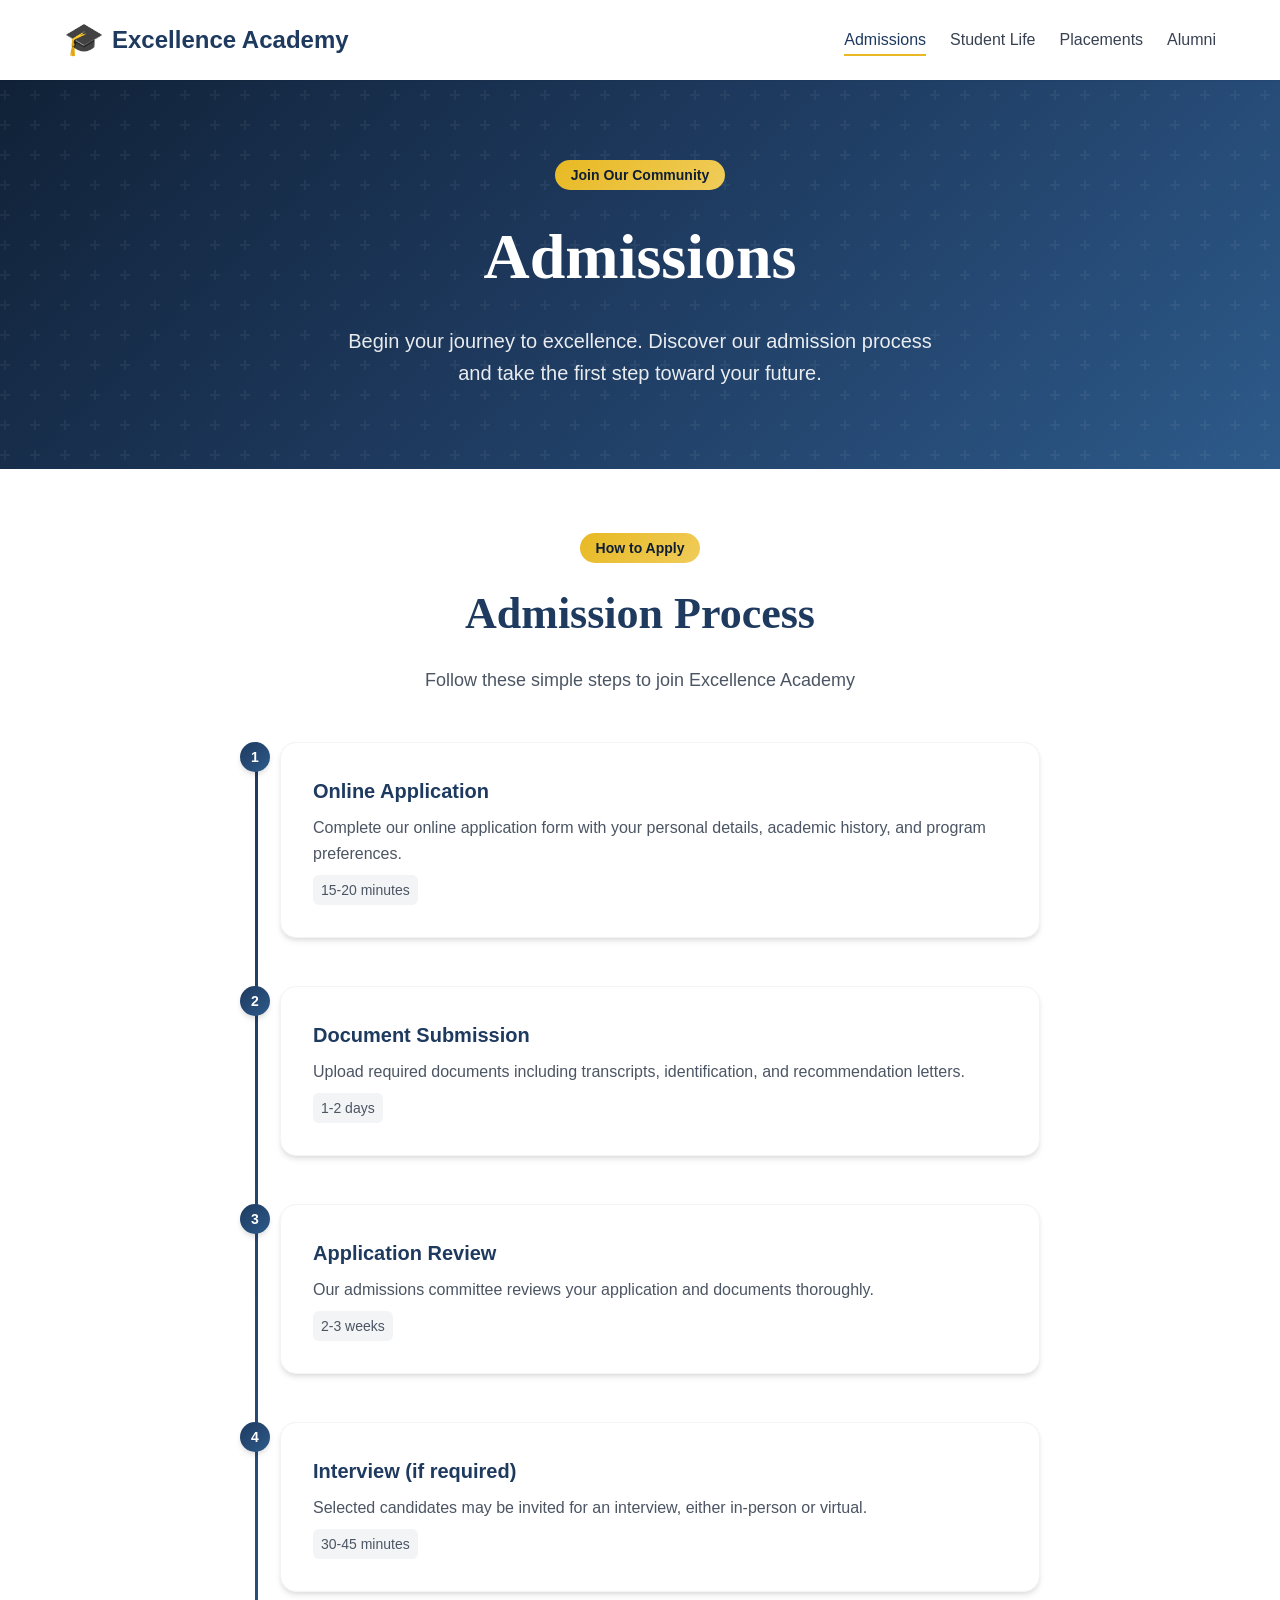
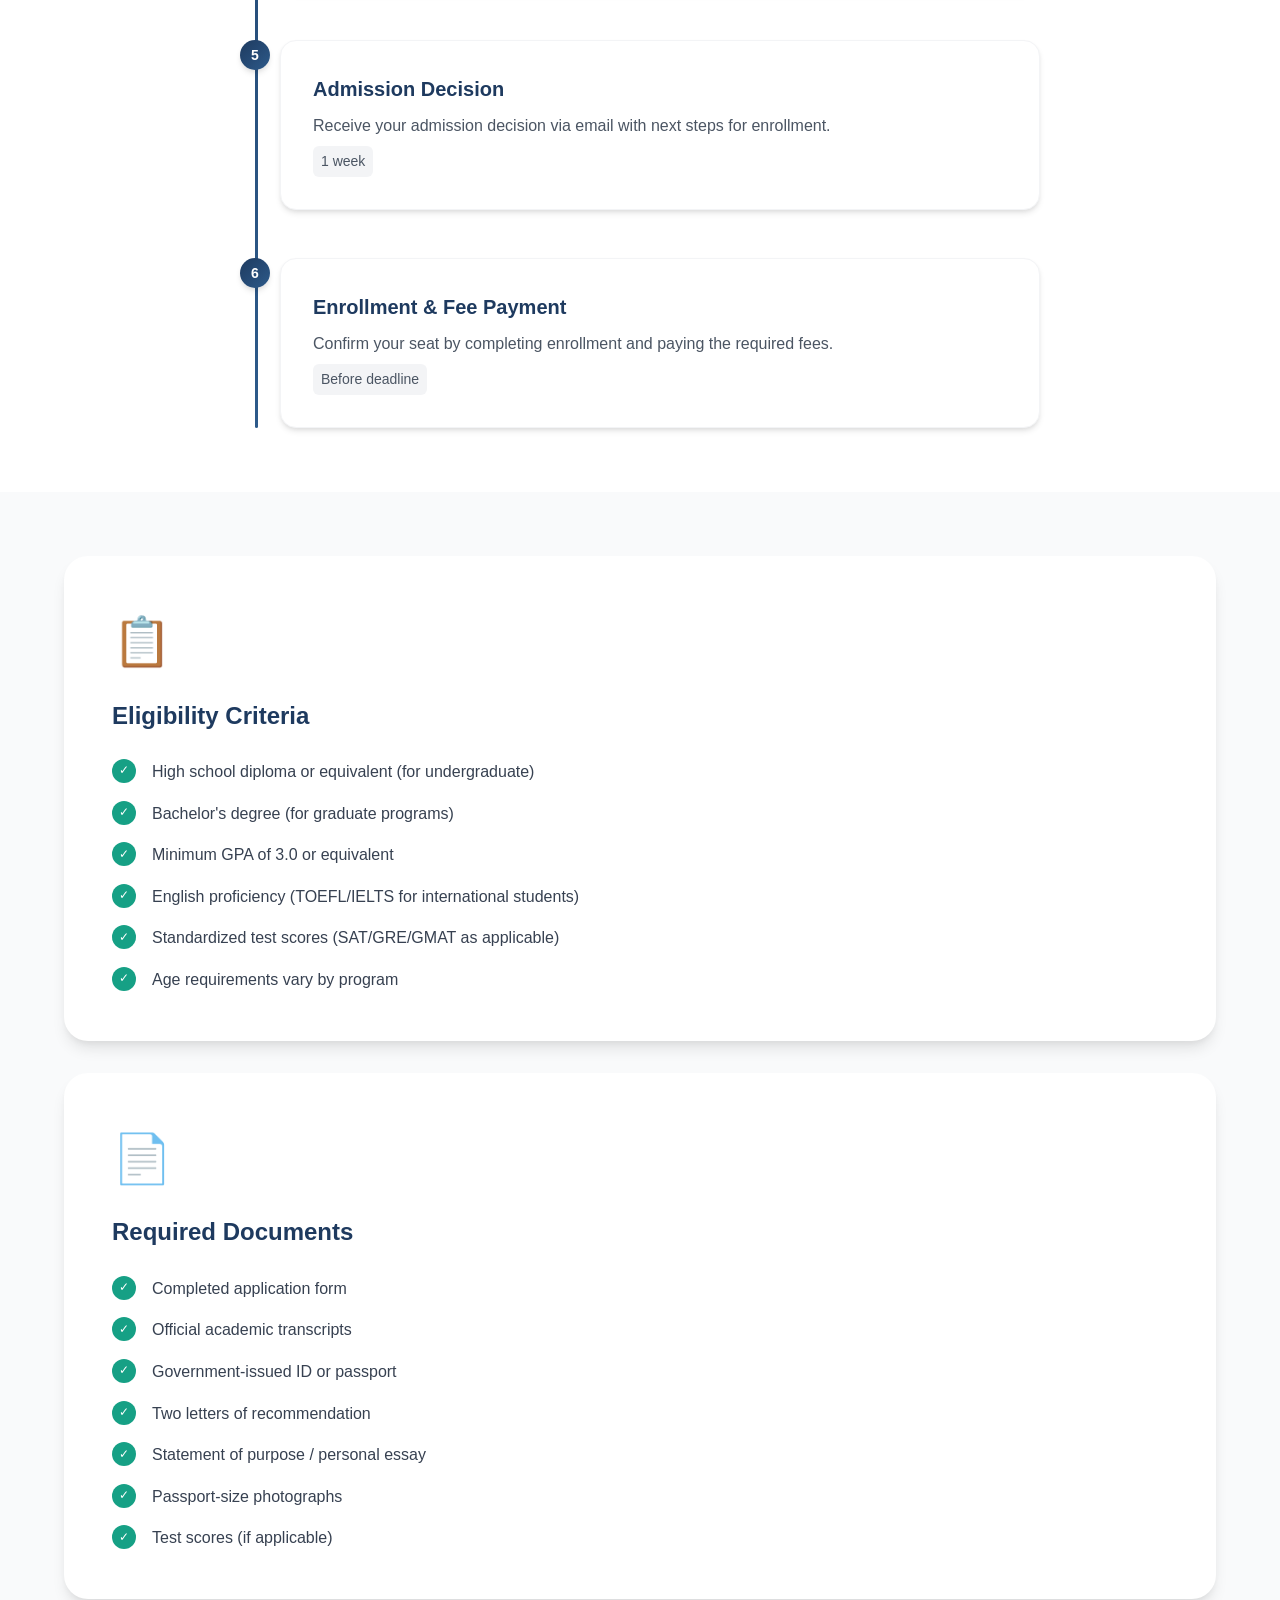
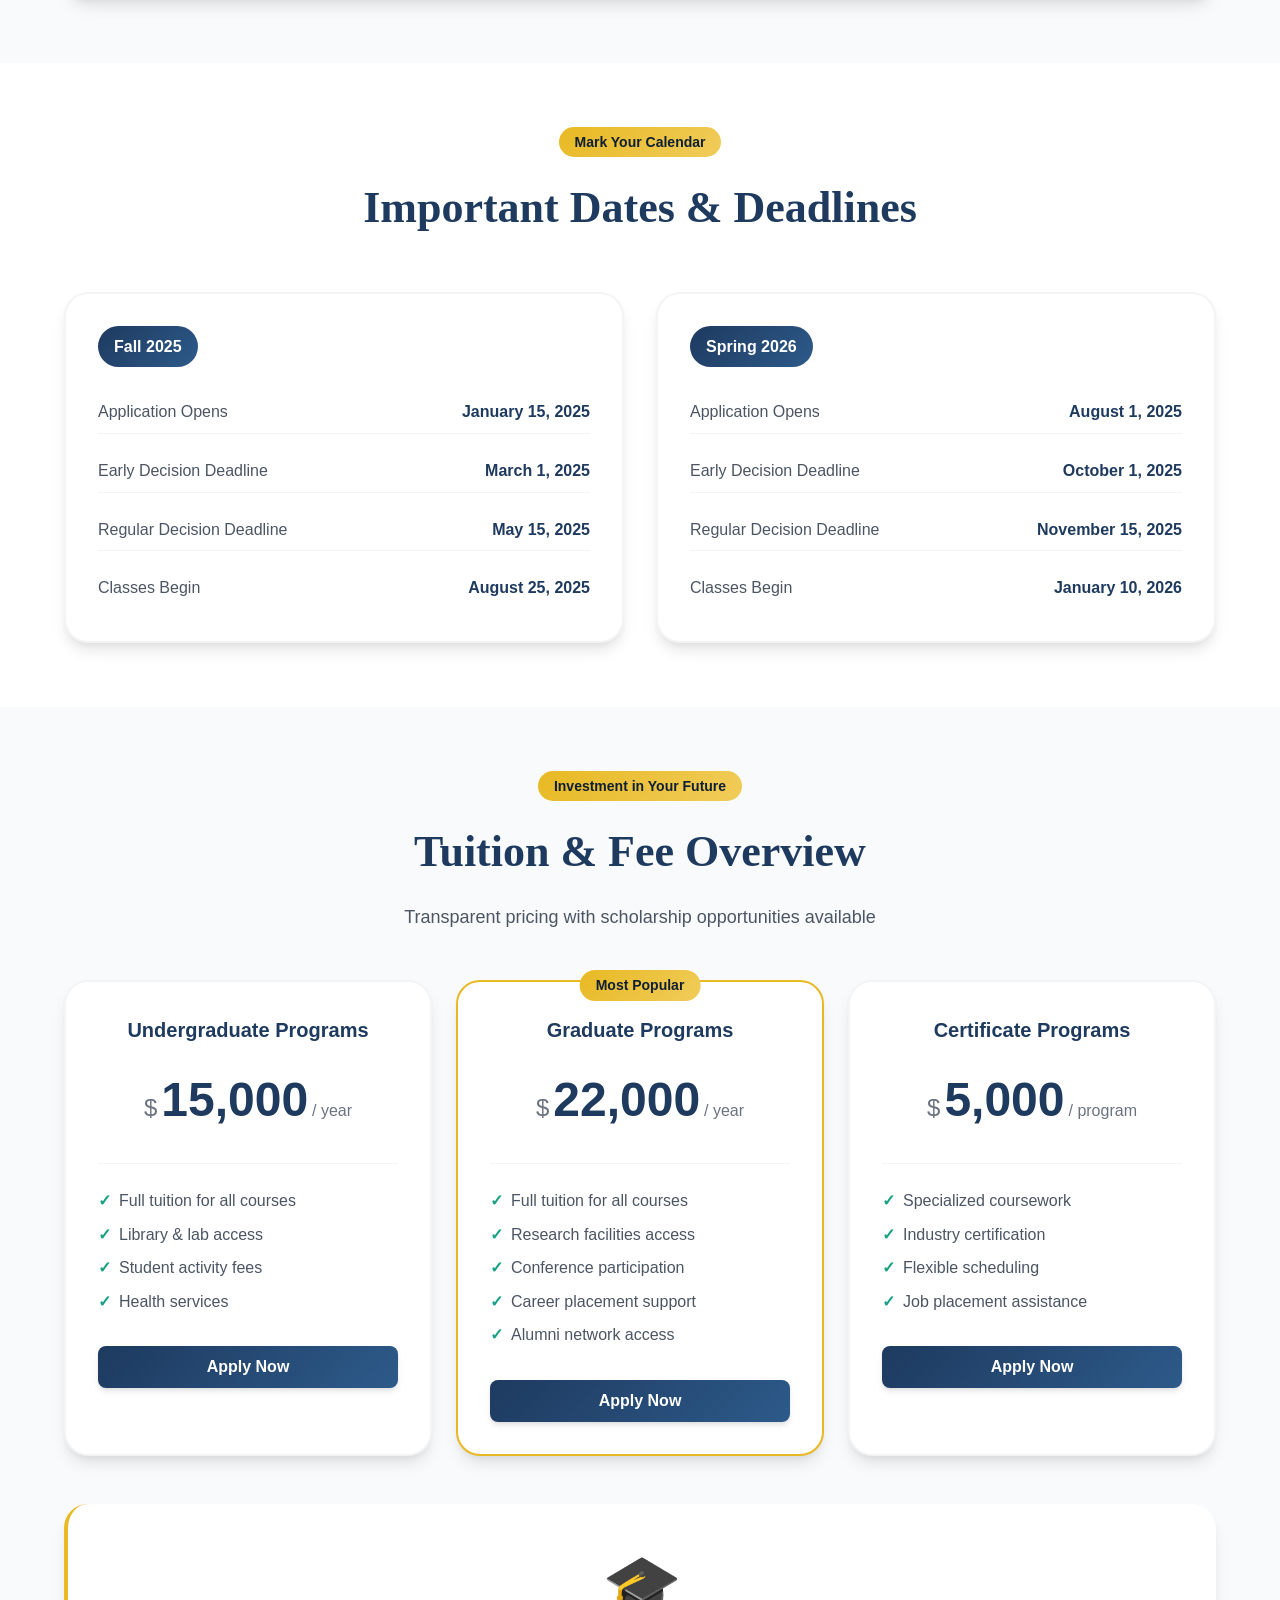
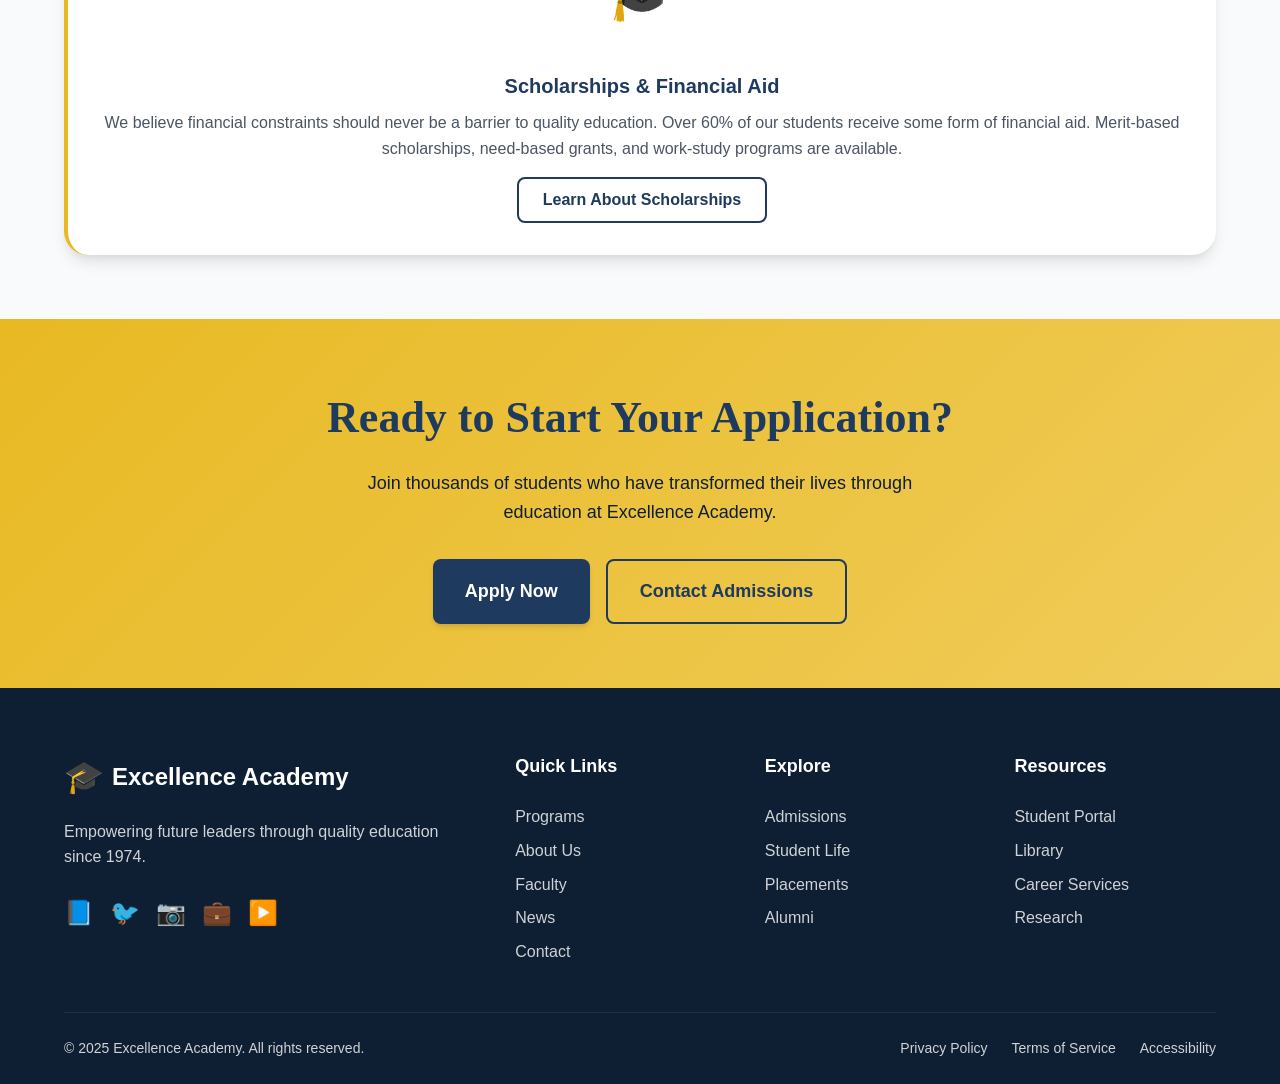
<file: admissions.html>
<!DOCTYPE html>
<html lang="en">
<head>
  <meta charset="UTF-8">
  <meta name="viewport" content="width=device-width, initial-scale=1.0">
  <meta name="description" content="Excellence Academy Admissions - Learn about our admission process, eligibility criteria, and how to apply.">
  <title>Admissions | Excellence Academy</title>
  <link rel="stylesheet" href="style.css">
  <script type="text/javascript" src="//cdn.evgnet.com/beacon/a556rq555550mxe43n3n3n091568480/education/scripts/evergage.min.js"></script>
  <link rel="shortcut icon" href="https://cdn-icons-png.flaticon.com/128/1344/1344761.png" type="image/x-icon">
</head>
<body>
  <!-- Header / Navigation -->
  <header class="header" id="header">
    <div class="container">
      <a href="index.html" class="logo">
        <span class="logo-icon">🎓</span>
        <span class="logo-text">Excellence Academy</span>
      </a>
      
      <button class="nav-toggle" id="navToggle" aria-label="Toggle navigation">
        <span class="hamburger"></span>
      </button>
      
      <nav class="nav" id="nav">
        <ul class="nav-list">
          <!-- <li><a href="index.html" class="nav-link">Home</a></li> -->
          <!-- <li><a href="index.html#programs" class="nav-link">Programs</a></li> -->
          <li><a href="admissions.html" class="nav-link active">Admissions</a></li>
          <li><a href="student-life.html" class="nav-link">Student Life</a></li>
          <li><a href="placements.html" class="nav-link">Placements</a></li>
          <li><a href="alumni.html" class="nav-link">Alumni</a></li>
          <!-- <li><a href="index.html#about" class="nav-link">About Us</a></li> -->
          <!-- <li><a href="index.html#contact" class="nav-link">Contact</a></li> -->
        </ul>
        <!-- <a href="index.html#apply" class="btn btn-primary nav-cta">Apply Now</a> -->
      </nav>
    </div>
  </header>
  <!-- Page Hero -->
  <section class="page-hero">
    <div class="page-hero-bg"></div>
    <div class="container">
      <div class="page-hero-content">
        <span class="section-badge">Join Our Community</span>
        <h1 class="page-hero-title">Admissions</h1>
        <p class="page-hero-description">Begin your journey to excellence. Discover our admission process and take the first step toward your future.</p>
      </div>
    </div>
  </section>
  <!-- Admission Process -->
  <section class="section">
    <div class="container">
      <div class="section-header">
        <span class="section-badge">How to Apply</span>
        <h2 class="section-title">Admission Process</h2>
        <p class="section-description">Follow these simple steps to join Excellence Academy</p>
      </div>
      
      <div class="timeline">
        <div class="timeline-item">
          <div class="timeline-marker">1</div>
          <div class="timeline-content">
            <h3 class="timeline-title">Online Application</h3>
            <p class="timeline-text">Complete our online application form with your personal details, academic history, and program preferences.</p>
            <span class="timeline-duration">15-20 minutes</span>
          </div>
        </div>
        
        <div class="timeline-item">
          <div class="timeline-marker">2</div>
          <div class="timeline-content">
            <h3 class="timeline-title">Document Submission</h3>
            <p class="timeline-text">Upload required documents including transcripts, identification, and recommendation letters.</p>
            <span class="timeline-duration">1-2 days</span>
          </div>
        </div>
        
        <div class="timeline-item">
          <div class="timeline-marker">3</div>
          <div class="timeline-content">
            <h3 class="timeline-title">Application Review</h3>
            <p class="timeline-text">Our admissions committee reviews your application and documents thoroughly.</p>
            <span class="timeline-duration">2-3 weeks</span>
          </div>
        </div>
        
        <div class="timeline-item">
          <div class="timeline-marker">4</div>
          <div class="timeline-content">
            <h3 class="timeline-title">Interview (if required)</h3>
            <p class="timeline-text">Selected candidates may be invited for an interview, either in-person or virtual.</p>
            <span class="timeline-duration">30-45 minutes</span>
          </div>
        </div>
        
        <div class="timeline-item">
          <div class="timeline-marker">5</div>
          <div class="timeline-content">
            <h3 class="timeline-title">Admission Decision</h3>
            <p class="timeline-text">Receive your admission decision via email with next steps for enrollment.</p>
            <span class="timeline-duration">1 week</span>
          </div>
        </div>
        
        <div class="timeline-item">
          <div class="timeline-marker">6</div>
          <div class="timeline-content">
            <h3 class="timeline-title">Enrollment & Fee Payment</h3>
            <p class="timeline-text">Confirm your seat by completing enrollment and paying the required fees.</p>
            <span class="timeline-duration">Before deadline</span>
          </div>
        </div>
      </div>
    </div>
  </section>
  <!-- Eligibility & Requirements -->
  <section class="section section-alt">
    <div class="container">
      <div class="eligibility-grid">
        <div class="eligibility-card">
          <div class="eligibility-icon">📋</div>
          <h3 class="eligibility-title">Eligibility Criteria</h3>
          <ul class="eligibility-list">
            <li><span class="check-icon">✓</span> High school diploma or equivalent (for undergraduate)</li>
            <li><span class="check-icon">✓</span> Bachelor's degree (for graduate programs)</li>
            <li><span class="check-icon">✓</span> Minimum GPA of 3.0 or equivalent</li>
            <li><span class="check-icon">✓</span> English proficiency (TOEFL/IELTS for international students)</li>
            <li><span class="check-icon">✓</span> Standardized test scores (SAT/GRE/GMAT as applicable)</li>
            <li><span class="check-icon">✓</span> Age requirements vary by program</li>
          </ul>
        </div>
        
        <div class="eligibility-card">
          <div class="eligibility-icon">📄</div>
          <h3 class="eligibility-title">Required Documents</h3>
          <ul class="eligibility-list">
            <li><span class="check-icon">✓</span> Completed application form</li>
            <li><span class="check-icon">✓</span> Official academic transcripts</li>
            <li><span class="check-icon">✓</span> Government-issued ID or passport</li>
            <li><span class="check-icon">✓</span> Two letters of recommendation</li>
            <li><span class="check-icon">✓</span> Statement of purpose / personal essay</li>
            <li><span class="check-icon">✓</span> Passport-size photographs</li>
            <li><span class="check-icon">✓</span> Test scores (if applicable)</li>
          </ul>
        </div>
      </div>
    </div>
  </section>
  <!-- Important Dates -->
  <section class="section">
    <div class="container">
      <div class="section-header">
        <span class="section-badge">Mark Your Calendar</span>
        <h2 class="section-title">Important Dates & Deadlines</h2>
      </div>
      
      <div class="dates-grid">
        <div class="date-card">
          <div class="date-badge">Fall 2025</div>
          <div class="date-info">
            <div class="date-item">
              <span class="date-label">Application Opens</span>
              <span class="date-value">January 15, 2025</span>
            </div>
            <div class="date-item">
              <span class="date-label">Early Decision Deadline</span>
              <span class="date-value">March 1, 2025</span>
            </div>
            <div class="date-item">
              <span class="date-label">Regular Decision Deadline</span>
              <span class="date-value">May 15, 2025</span>
            </div>
            <div class="date-item">
              <span class="date-label">Classes Begin</span>
              <span class="date-value">August 25, 2025</span>
            </div>
          </div>
        </div>
        
        <div class="date-card">
          <div class="date-badge">Spring 2026</div>
          <div class="date-info">
            <div class="date-item">
              <span class="date-label">Application Opens</span>
              <span class="date-value">August 1, 2025</span>
            </div>
            <div class="date-item">
              <span class="date-label">Early Decision Deadline</span>
              <span class="date-value">October 1, 2025</span>
            </div>
            <div class="date-item">
              <span class="date-label">Regular Decision Deadline</span>
              <span class="date-value">November 15, 2025</span>
            </div>
            <div class="date-item">
              <span class="date-label">Classes Begin</span>
              <span class="date-value">January 10, 2026</span>
            </div>
          </div>
        </div>
      </div>
    </div>
  </section>
  <!-- Fee Structure -->
  <section class="section section-alt">
    <div class="container">
      <div class="section-header">
        <span class="section-badge">Investment in Your Future</span>
        <h2 class="section-title">Tuition & Fee Overview</h2>
        <p class="section-description">Transparent pricing with scholarship opportunities available</p>
      </div>
      
      <div class="fee-grid">
        <div class="fee-card">
          <div class="fee-header">
            <h3 class="fee-program">Undergraduate Programs</h3>
            <div class="fee-amount">
              <span class="fee-currency">$</span>
              <span class="fee-value">15,000</span>
              <span class="fee-period">/ year</span>
            </div>
          </div>
          <ul class="fee-includes">
            <li>Full tuition for all courses</li>
            <li>Library & lab access</li>
            <li>Student activity fees</li>
            <li>Health services</li>
          </ul>
          <a href="index.html#apply" class="btn btn-primary btn-block">Apply Now</a>
        </div>
        
        <div class="fee-card featured">
          <div class="fee-popular">Most Popular</div>
          <div class="fee-header">
            <h3 class="fee-program">Graduate Programs</h3>
            <div class="fee-amount">
              <span class="fee-currency">$</span>
              <span class="fee-value">22,000</span>
              <span class="fee-period">/ year</span>
            </div>
          </div>
          <ul class="fee-includes">
            <li>Full tuition for all courses</li>
            <li>Research facilities access</li>
            <li>Conference participation</li>
            <li>Career placement support</li>
            <li>Alumni network access</li>
          </ul>
          <a href="index.html#apply" class="btn btn-primary btn-block">Apply Now</a>
        </div>
        
        <div class="fee-card">
          <div class="fee-header">
            <h3 class="fee-program">Certificate Programs</h3>
            <div class="fee-amount">
              <span class="fee-currency">$</span>
              <span class="fee-value">5,000</span>
              <span class="fee-period">/ program</span>
            </div>
          </div>
          <ul class="fee-includes">
            <li>Specialized coursework</li>
            <li>Industry certification</li>
            <li>Flexible scheduling</li>
            <li>Job placement assistance</li>
          </ul>
          <a href="index.html#apply" class="btn btn-primary btn-block">Apply Now</a>
        </div>
      </div>
      
      <div class="scholarship-note">
        <div class="scholarship-icon">🎓</div>
        <div class="scholarship-content">
          <h4>Scholarships & Financial Aid</h4>
          <p>We believe financial constraints should never be a barrier to quality education. Over 60% of our students receive some form of financial aid. Merit-based scholarships, need-based grants, and work-study programs are available.</p>
          <a href="index.html#contact" class="btn btn-secondary">Learn About Scholarships</a>
        </div>
      </div>
    </div>
  </section>
  <!-- CTA Section -->
  <section class="cta-section">
    <div class="container">
      <div class="cta-content">
        <h2 class="cta-title">Ready to Start Your Application?</h2>
        <p class="cta-description">Join thousands of students who have transformed their lives through education at Excellence Academy.</p>
        <div class="cta-actions">
          <a href="index.html#apply" class="btn btn-light btn-lg">Apply Now</a>
          <a href="index.html#contact" class="btn btn-outline-light btn-lg">Contact Admissions</a>
        </div>
      </div>
    </div>
  </section>
  <!-- Footer -->
  <footer class="footer">
    <div class="container">
      <div class="footer-grid">
        <div class="footer-brand">
          <a href="index.html" class="logo">
            <span class="logo-icon">🎓</span>
            <span class="logo-text">Excellence Academy</span>
          </a>
          <p class="footer-description">Empowering future leaders through quality education since 1974.</p>
          <div class="social-links">
            <a href="#" class="social-link" aria-label="Facebook">📘</a>
            <a href="#" class="social-link" aria-label="Twitter">🐦</a>
            <a href="#" class="social-link" aria-label="Instagram">📷</a>
            <a href="#" class="social-link" aria-label="LinkedIn">💼</a>
            <a href="#" class="social-link" aria-label="YouTube">▶️</a>
          </div>
        </div>
        
        <div class="footer-links">
          <h4 class="footer-title">Quick Links</h4>
          <ul>
            <li><a href="index.html#programs">Programs</a></li>
            <li><a href="index.html#about">About Us</a></li>
            <li><a href="index.html#faculty">Faculty</a></li>
            <li><a href="index.html#news">News</a></li>
            <li><a href="index.html#contact">Contact</a></li>
          </ul>
        </div>
        
        <div class="footer-links">
          <h4 class="footer-title">Explore</h4>
          <ul>
            <li><a href="admissions.html">Admissions</a></li>
            <li><a href="student-life.html">Student Life</a></li>
            <li><a href="placements.html">Placements</a></li>
            <li><a href="alumni.html">Alumni</a></li>
          </ul>
        </div>
        
        <div class="footer-links">
          <h4 class="footer-title">Resources</h4>
          <ul>
            <li><a href="#">Student Portal</a></li>
            <li><a href="#">Library</a></li>
            <li><a href="#">Career Services</a></li>
            <li><a href="#">Research</a></li>
          </ul>
        </div>
      </div>
      
      <div class="footer-bottom">
        <p>&copy; 2025 Excellence Academy. All rights reserved.</p>
        <div class="footer-legal">
          <a href="#">Privacy Policy</a>
          <a href="#">Terms of Service</a>
          <a href="#">Accessibility</a>
        </div>
      </div>
    </div>
  </footer>
  <!-- Back to Top Button -->
  <button class="back-to-top" id="backToTop" aria-label="Back to top">↑</button>
  
  <script src="main.js"></script>
</body>
</html>
</file>
<file: style.css>
/* ==========================================================================
   CSS Variables & Design System
   ========================================================================== */
:root {
  /* Colors */
  --primary: #1e3a5f;
  --primary-light: #2d5a8a;
  --primary-dark: #0f1f33;
  --secondary: #e8b923;
  --secondary-light: #f0cc5a;
  --accent: #16a085;
  --accent-light: #1abc9c;
  
  /* Neutrals */
  --white: #ffffff;
  --gray-50: #f9fafb;
  --gray-100: #f3f4f6;
  --gray-200: #e5e7eb;
  --gray-300: #d1d5db;
  --gray-400: #9ca3af;
  --gray-500: #6b7280;
  --gray-600: #4b5563;
  --gray-700: #374151;
  --gray-800: #1f2937;
  --gray-900: #111827;
  
  /* Semantic */
  --success: #10b981;
  --warning: #f59e0b;
  --error: #ef4444;
  
  /* Gradients */
  --gradient-primary: linear-gradient(135deg, var(--primary) 0%, var(--primary-light) 100%);
  --gradient-secondary: linear-gradient(135deg, var(--secondary) 0%, var(--secondary-light) 100%);
  --gradient-hero: linear-gradient(135deg, var(--primary-dark) 0%, var(--primary) 50%, var(--primary-light) 100%);
  
  /* Typography */
  --font-primary: 'Segoe UI', -apple-system, BlinkMacSystemFont, sans-serif;
  --font-heading: 'Georgia', serif;
  
  /* Spacing */
  --spacing-xs: 0.25rem;
  --spacing-sm: 0.5rem;
  --spacing-md: 1rem;
  --spacing-lg: 1.5rem;
  --spacing-xl: 2rem;
  --spacing-2xl: 3rem;
  --spacing-3xl: 4rem;
  
  /* Border Radius */
  --radius-sm: 0.375rem;
  --radius-md: 0.5rem;
  --radius-lg: 1rem;
  --radius-xl: 1.5rem;
  --radius-full: 9999px;
  
  /* Shadows */
  --shadow-sm: 0 1px 2px rgba(0, 0, 0, 0.05);
  --shadow-md: 0 4px 6px -1px rgba(0, 0, 0, 0.1), 0 2px 4px -1px rgba(0, 0, 0, 0.06);
  --shadow-lg: 0 10px 15px -3px rgba(0, 0, 0, 0.1), 0 4px 6px -2px rgba(0, 0, 0, 0.05);
  --shadow-xl: 0 20px 25px -5px rgba(0, 0, 0, 0.1), 0 10px 10px -5px rgba(0, 0, 0, 0.04);
  
  /* Transitions */
  --transition-fast: 150ms ease;
  --transition-base: 250ms ease;
  --transition-slow: 350ms ease;
  
  /* Z-index */
  --z-header: 1000;
  --z-modal: 1100;
  --z-tooltip: 1200;
}
/* ==========================================================================
   Reset & Base
   ========================================================================== */
*, *::before, *::after {
  box-sizing: border-box;
  margin: 0;
  padding: 0;
}
html {
  scroll-behavior: smooth;
  font-size: 16px;
}
body {
  font-family: var(--font-primary);
  line-height: 1.6;
  color: var(--gray-800);
  background-color: var(--white);
  -webkit-font-smoothing: antialiased;
  -moz-osx-font-smoothing: grayscale;
}
img {
  max-width: 100%;
  height: auto;
  display: block;
}
a {
  text-decoration: none;
  color: inherit;
  transition: color var(--transition-fast);
}
ul, ol {
  list-style: none;
}
button {
  font-family: inherit;
  cursor: pointer;
  border: none;
  background: none;
}
input, textarea, select {
  font-family: inherit;
  font-size: inherit;
}
/* ==========================================================================
   Utilities
   ========================================================================== */
.container {
  width: 100%;
  max-width: 1200px;
  margin: 0 auto;
  padding: 0 var(--spacing-lg);
}
.section {
  padding: var(--spacing-3xl) 0;
}
.section-alt {
  background-color: var(--gray-50);
}
.section-header {
  text-align: center;
  margin-bottom: var(--spacing-2xl);
}
.section-badge {
  display: inline-block;
  padding: var(--spacing-xs) var(--spacing-md);
  background: var(--gradient-secondary);
  color: var(--primary-dark);
  font-size: 0.875rem;
  font-weight: 600;
  border-radius: var(--radius-full);
  margin-bottom: var(--spacing-md);
}
.section-title {
  font-family: var(--font-heading);
  font-size: clamp(2rem, 5vw, 2.75rem);
  font-weight: 700;
  color: var(--primary);
  margin-bottom: var(--spacing-md);
}
.section-description {
  font-size: 1.125rem;
  color: var(--gray-600);
  max-width: 600px;
  margin: 0 auto;
}
.text-gradient {
  background: var(--gradient-secondary);
  -webkit-background-clip: text;
  -webkit-text-fill-color: transparent;
  background-clip: text;
}
/* ==========================================================================
   Buttons
   ========================================================================== */
.btn {
  display: inline-flex;
  align-items: center;
  justify-content: center;
  gap: var(--spacing-sm);
  padding: var(--spacing-sm) var(--spacing-lg);
  font-size: 1rem;
  font-weight: 600;
  border-radius: var(--radius-md);
  transition: all var(--transition-base);
  white-space: nowrap;
}
.btn-primary {
  background: var(--gradient-primary);
  color: var(--white);
  box-shadow: var(--shadow-md);
}
.btn-primary:hover {
  transform: translateY(-2px);
  box-shadow: var(--shadow-lg);
}
.btn-secondary {
  background: var(--white);
  color: var(--primary);
  border: 2px solid var(--primary);
}
.btn-secondary:hover {
  background: var(--primary);
  color: var(--white);
}
.btn-light {
  background: var(--white);
  color: var(--primary);
  box-shadow: var(--shadow-md);
}
.btn-light:hover {
  transform: translateY(-2px);
  box-shadow: var(--shadow-lg);
}
.btn-outline-light {
  background: transparent;
  color: var(--white);
  border: 2px solid var(--white);
}
.btn-outline-light:hover {
  background: var(--white);
  color: var(--primary);
}
.btn-lg {
  padding: var(--spacing-md) var(--spacing-xl);
  font-size: 1.125rem;
}
.btn-block {
  width: 100%;
}
/* ==========================================================================
   Header
   ========================================================================== */
.header {
  position: fixed;
  top: 0;
  left: 0;
  right: 0;
  z-index: var(--z-header);
  background: var(--white);
  box-shadow: var(--shadow-sm);
  transition: all var(--transition-base);
}
.header.scrolled {
  box-shadow: var(--shadow-md);
}
.header .container {
  display: flex;
  align-items: center;
  justify-content: space-between;
  height: 80px;
}
.logo {
  display: flex;
  align-items: center;
  gap: var(--spacing-sm);
  font-size: 1.5rem;
  font-weight: 700;
  color: var(--primary);
}
.logo-icon {
  font-size: 2rem;
}
.nav {
  display: flex;
  align-items: center;
  gap: var(--spacing-xl);
}
.nav-list {
  display: flex;
  align-items: center;
  gap: var(--spacing-lg);
}
.nav-link {
  font-weight: 500;
  color: var(--gray-700);
  padding: var(--spacing-sm) 0;
  position: relative;
}
.nav-link::after {
  content: '';
  position: absolute;
  bottom: 0;
  left: 0;
  width: 0;
  height: 2px;
  background: var(--secondary);
  transition: width var(--transition-base);
}
.nav-link:hover,
.nav-link.active {
  color: var(--primary);
}
.nav-link:hover::after,
.nav-link.active::after {
  width: 100%;
}
.nav-toggle {
  display: none;
  flex-direction: column;
  gap: 5px;
  padding: var(--spacing-sm);
}
.hamburger,
.hamburger::before,
.hamburger::after {
  display: block;
  width: 24px;
  height: 2px;
  background: var(--primary);
  transition: all var(--transition-base);
}
.hamburger {
  position: relative;
}
.hamburger::before,
.hamburger::after {
  content: '';
  position: absolute;
}
.hamburger::before {
  top: -8px;
}
.hamburger::after {
  bottom: -8px;
}
/* ==========================================================================
   Hero Section
   ========================================================================== */
.hero {
  position: relative;
  min-height: 100vh;
  display: flex;
  align-items: center;
  padding-top: 80px;
  overflow: hidden;
}
.hero-bg {
  position: absolute;
  inset: 0;
  background: var(--gradient-hero);
  z-index: -2;
}
.hero-bg::before {
  content: '';
  position: absolute;
  inset: 0;
  background: url("data:image/svg+xml,%3Csvg width='60' height='60' viewBox='0 0 60 60' xmlns='http://www.w3.org/2000/svg'%3E%3Cg fill='none' fill-rule='evenodd'%3E%3Cg fill='%23ffffff' fill-opacity='0.05'%3E%3Cpath d='M36 34v-4h-2v4h-4v2h4v4h2v-4h4v-2h-4zm0-30V0h-2v4h-4v2h4v4h2V6h4V4h-4zM6 34v-4H4v4H0v2h4v4h2v-4h4v-2H6zM6 4V0H4v4H0v2h4v4h2V6h4V4H6z'/%3E%3C/g%3E%3C/g%3E%3C/svg%3E");
}
.hero-content {
  display: grid;
  grid-template-columns: 1fr 1fr;
  gap: var(--spacing-2xl);
  align-items: center;
}
.hero-text {
  color: var(--white);
  padding-bottom: 70px;
    padding-top: 20px;
}
.hero-badge {
  display: inline-block;
  padding: var(--spacing-sm) var(--spacing-md);
  background: rgba(255, 255, 255, 0.15);
  border: 1px solid rgba(255, 255, 255, 0.2);
  border-radius: var(--radius-full);
  font-size: 0.875rem;
  margin-bottom: var(--spacing-lg);
  backdrop-filter: blur(10px);
}
.hero-title {
  font-family: var(--font-heading);
  font-size: clamp(2.5rem, 6vw, 4rem);
  font-weight: 700;
  line-height: 1.1;
  margin-bottom: var(--spacing-lg);
}
.hero-description {
  font-size: 1.25rem;
  opacity: 0.9;
  margin-bottom: var(--spacing-xl);
  max-width: 500px;
}
.hero-actions {
  display: flex;
  flex-wrap: wrap;
  gap: var(--spacing-md);
  margin-bottom: var(--spacing-2xl);
}
.hero-stats {
  display: flex;
  gap: var(--spacing-2xl);
}
.stat-item {
  text-align: center;
}
.stat-number {
  display: block;
  font-size: 2.5rem;
  font-weight: 700;
  color: var(--secondary);
}
.stat-label {
  font-size: 0.875rem;
  opacity: 0.8;
}
.hero-image {
  position: relative;
}
.hero-image-wrapper {
  position: relative;
}
.hero-image-wrapper img {
  border-radius: var(--radius-xl);
  box-shadow: var(--shadow-xl);
}
.floating-card {
  position: absolute;
  display: flex;
  align-items: center;
  gap: var(--spacing-sm);
  padding: var(--spacing-md) var(--spacing-lg);
  background: var(--white);
  border-radius: var(--radius-lg);
  box-shadow: var(--shadow-lg);
  animation: float 3s ease-in-out infinite;
}
.card-1 {
  top: 10%;
  left: -20%;
}
.card-2 {
  bottom: 15%;
  right: -15%;
  animation-delay: 1.5s;
}
.card-icon {
  font-size: 1.5rem;
}
.card-text {
  font-weight: 600;
  color: var(--primary);
}
@keyframes float {
  0%, 100% { transform: translateY(0); }
  50% { transform: translateY(-10px); }
}
.hero-wave {
  position: absolute;
  bottom: 0;
  left: 0;
  right: 0;
  color: var(--white);
  z-index: 1;
}
.hero-wave svg {
  display: block;
  width: 100%;
  height: 100px;
}
/* ==========================================================================
   Programs Section
   ========================================================================== */
.program-filters {
  display: flex;
  justify-content: center;
  flex-wrap: wrap;
  gap: var(--spacing-sm);
  margin-bottom: var(--spacing-2xl);
}
.filter-btn {
  padding: var(--spacing-sm) var(--spacing-lg);
  background: var(--white);
  border: 2px solid var(--gray-200);
  border-radius: var(--radius-full);
  font-weight: 500;
  color: var(--gray-600);
  transition: all var(--transition-base);
}
.filter-btn:hover,
.filter-btn.active {
  background: var(--primary);
  border-color: var(--primary);
  color: var(--white);
}
.programs-grid {
  display: grid;
  grid-template-columns: repeat(auto-fit, minmax(320px, 1fr));
  gap: var(--spacing-lg);
}
.program-card {
  background: var(--white);
  border-radius: var(--radius-lg);
  padding: var(--spacing-xl);
  box-shadow: var(--shadow-md);
  transition: all var(--transition-base);
  border: 1px solid var(--gray-100);
}
.program-card:hover {
  transform: translateY(-5px);
  box-shadow: var(--shadow-xl);
  border-color: var(--secondary);
}
.program-icon {
  font-size: 3rem;
  margin-bottom: var(--spacing-md);
}
.program-title {
  font-size: 1.25rem;
  font-weight: 700;
  color: var(--primary);
  margin-bottom: var(--spacing-sm);
}
.program-description {
  color: var(--gray-600);
  margin-bottom: var(--spacing-md);
}
.program-meta {
  display: flex;
  gap: var(--spacing-md);
  margin-bottom: var(--spacing-md);
  font-size: 0.875rem;
}
.program-duration,
.program-type {
  padding: var(--spacing-xs) var(--spacing-sm);
  background: var(--gray-100);
  border-radius: var(--radius-sm);
  color: var(--gray-600);
}
.program-link {
  font-weight: 600;
  color: var(--primary);
  transition: color var(--transition-fast);
}
.program-link:hover {
  color: var(--secondary);
}
/* ==========================================================================
   About Section
   ========================================================================== */
.about-grid {
  display: grid;
  grid-template-columns: 1fr 1fr;
  gap: var(--spacing-3xl);
  align-items: center;
}
.about-images {
  position: relative;
}
.about-image-main img {
  border-radius: var(--radius-xl);
  box-shadow: var(--shadow-xl);
}
.about-image-secondary {
  position: absolute;
  bottom: -30px;
  right: -30px;
  width: 50%;
}
.about-image-secondary img {
  border-radius: var(--radius-lg);
  box-shadow: var(--shadow-lg);
  border: 4px solid var(--white);
}
.experience-badge {
  position: absolute;
  top: 30px;
  left: -30px;
  background: var(--gradient-secondary);
  padding: var(--spacing-lg);
  border-radius: var(--radius-lg);
  text-align: center;
  box-shadow: var(--shadow-lg);
}
.exp-number {
  display: block;
  font-size: 2.5rem;
  font-weight: 700;
  color: var(--primary);
}
.exp-text {
  font-size: 0.875rem;
  font-weight: 600;
  color: var(--primary-dark);
}
.about-content .section-badge {
  text-align: left;
  display: inline-block;
}
.about-content .section-title {
  text-align: left;
}
.about-text {
  color: var(--gray-600);
  margin-bottom: var(--spacing-md);
}
.about-features {
  margin: var(--spacing-xl) 0;
  display: grid;
  gap: var(--spacing-md);
}
.feature-item {
  display: flex;
  align-items: center;
  gap: var(--spacing-md);
}
.feature-icon {
  width: 24px;
  height: 24px;
  display: flex;
  align-items: center;
  justify-content: center;
  background: var(--accent);
  color: var(--white);
  border-radius: var(--radius-full);
  font-size: 0.75rem;
}
.feature-text {
  font-weight: 500;
  color: var(--gray-700);
}
/* ==========================================================================
   Faculty Section
   ========================================================================== */
.faculty-grid {
  display: grid;
  grid-template-columns: repeat(auto-fit, minmax(260px, 1fr));
  gap: var(--spacing-lg);
}
.faculty-card {
  background: var(--white);
  border-radius: var(--radius-lg);
  overflow: hidden;
  box-shadow: var(--shadow-md);
  transition: all var(--transition-base);
}
.faculty-card:hover {
  transform: translateY(-5px);
  box-shadow: var(--shadow-xl);
}
.faculty-image {
  aspect-ratio: 1;
  overflow: hidden;
}
.faculty-image img {
  width: 100%;
  height: 100%;
  object-fit: cover;
  transition: transform var(--transition-slow);
}
.faculty-card:hover .faculty-image img {
  transform: scale(1.05);
}
.faculty-info {
  padding: var(--spacing-lg);
  text-align: center;
}
.faculty-name {
  font-size: 1.125rem;
  font-weight: 700;
  color: var(--primary);
  margin-bottom: var(--spacing-xs);
}
.faculty-role {
  color: var(--secondary);
  font-weight: 600;
  margin-bottom: var(--spacing-sm);
}
.faculty-credentials {
  font-size: 0.875rem;
  color: var(--gray-500);
}
/* ==========================================================================
   Testimonials Section
   ========================================================================== */
.testimonials {
  background: var(--gradient-primary);
  color: var(--white);
}
.testimonials .section-badge {
  background: rgba(255, 255, 255, 0.2);
  color: var(--white);
}
.testimonials .section-title {
  color: var(--white);
}
.testimonials-slider {
  position: relative;
  max-width: 800px;
  margin: 0 auto;
}
.testimonial-card {
  display: none;
  background: rgba(255, 255, 255, 0.1);
  backdrop-filter: blur(10px);
  border-radius: var(--radius-xl);
  padding: var(--spacing-2xl);
  border: 1px solid rgba(255, 255, 255, 0.2);
}
.testimonial-card.active {
  display: block;
  animation: fadeIn 0.5s ease;
}
@keyframes fadeIn {
  from { opacity: 0; transform: translateY(20px); }
  to { opacity: 1; transform: translateY(0); }
}
.testimonial-text {
  font-size: 1.25rem;
  font-style: italic;
  line-height: 1.8;
  margin-bottom: var(--spacing-xl);
}
.testimonial-author {
  display: flex;
  align-items: center;
  gap: var(--spacing-md);
}
.author-image {
  width: 60px;
  height: 60px;
  border-radius: var(--radius-full);
  border: 3px solid var(--secondary);
}
.author-name {
  display: block;
  font-weight: 700;
}
.author-role {
  font-size: 0.875rem;
  opacity: 0.8;
}
.testimonial-dots {
  display: flex;
  justify-content: center;
  gap: var(--spacing-sm);
  margin-top: var(--spacing-xl);
}
.dot {
  width: 12px;
  height: 12px;
  border-radius: var(--radius-full);
  background: rgba(255, 255, 255, 0.3);
  transition: all var(--transition-base);
}
.dot.active,
.dot:hover {
  background: var(--secondary);
  transform: scale(1.2);
}
/* ==========================================================================
   News Section
   ========================================================================== */
.news-grid {
  display: grid;
  grid-template-columns: 1fr 1fr;
  gap: var(--spacing-lg);
}
.news-card {
  background: var(--white);
  border-radius: var(--radius-lg);
  overflow: hidden;
  box-shadow: var(--shadow-md);
  transition: all var(--transition-base);
}
.news-card:hover {
  transform: translateY(-5px);
  box-shadow: var(--shadow-xl);
}
.news-card.featured {
  grid-row: span 2;
}
.news-image {
  position: relative;
  overflow: hidden;
}
.news-card.featured .news-image {
  height: 300px;
}
.news-image img {
  width: 100%;
  height: 100%;
  object-fit: cover;
  transition: transform var(--transition-slow);
}
.news-card:hover .news-image img {
  transform: scale(1.05);
}
.news-category {
  position: absolute;
  top: var(--spacing-md);
  left: var(--spacing-md);
  padding: var(--spacing-xs) var(--spacing-md);
  background: var(--secondary);
  color: var(--primary-dark);
  font-size: 0.75rem;
  font-weight: 600;
  border-radius: var(--radius-full);
}
.news-content {
  padding: var(--spacing-lg);
}
.news-date {
  font-size: 0.875rem;
  color: var(--gray-500);
}
.news-title {
  font-size: 1.125rem;
  font-weight: 700;
  color: var(--primary);
  margin: var(--spacing-sm) 0;
  display: -webkit-box;
  -webkit-line-clamp: 2;
  -webkit-box-orient: vertical;
  overflow: hidden;
}
.news-excerpt {
  color: var(--gray-600);
  font-size: 0.9375rem;
  margin-bottom: var(--spacing-md);
}
.news-link {
  font-weight: 600;
  color: var(--primary);
}
.news-link:hover {
  color: var(--secondary);
}
/* ==========================================================================
   CTA Section
   ========================================================================== */
.cta-section {
  background: var(--gradient-secondary);
  padding: var(--spacing-3xl) 0;
  text-align: center;
}
.cta-title {
  font-family: var(--font-heading);
  font-size: clamp(2rem, 5vw, 2.75rem);
  font-weight: 700;
  color: var(--primary);
  margin-bottom: var(--spacing-md);
}
.cta-description {
  font-size: 1.125rem;
  color: var(--primary-dark);
  max-width: 600px;
  margin: 0 auto var(--spacing-xl);
}
.cta-actions {
  display: flex;
  justify-content: center;
  flex-wrap: wrap;
  gap: var(--spacing-md);
}
.cta-actions .btn-light {
  background: var(--primary);
  color: var(--white);
}
.cta-actions .btn-outline-light {
  border-color: var(--primary);
  color: var(--primary);
}
.cta-actions .btn-outline-light:hover {
  background: var(--primary);
  color: var(--white);
}
/* ==========================================================================
   Contact Section
   ========================================================================== */
.contact-grid {
  display: grid;
  grid-template-columns: 1fr 1fr;
  gap: var(--spacing-3xl);
}
.contact-info .section-badge,
.contact-info .section-title {
  text-align: left;
}
.contact-description {
  color: var(--gray-600);
  margin-bottom: var(--spacing-xl);
}
.contact-details {
  display: grid;
  gap: var(--spacing-lg);
}
.contact-item {
  display: flex;
  gap: var(--spacing-md);
}
.contact-icon {
  font-size: 1.5rem;
}
.contact-item strong {
  display: block;
  color: var(--primary);
  margin-bottom: var(--spacing-xs);
}
.contact-item p {
  color: var(--gray-600);
}
.contact-form {
  background: var(--white);
  padding: var(--spacing-2xl);
  border-radius: var(--radius-xl);
  box-shadow: var(--shadow-lg);
}
.form-group {
  margin-bottom: var(--spacing-lg);
}
.form-label {
  display: block;
  font-weight: 600;
  color: var(--gray-700);
  margin-bottom: var(--spacing-sm);
}
.form-input,
.form-select,
.form-textarea {
  width: 100%;
  padding: var(--spacing-md);
  border: 2px solid var(--gray-200);
  border-radius: var(--radius-md);
  transition: border-color var(--transition-fast);
}
.form-input:focus,
.form-select:focus,
.form-textarea:focus {
  outline: none;
  border-color: var(--primary);
}
.form-textarea {
  resize: vertical;
  min-height: 120px;
}
/* ==========================================================================
   Footer
   ========================================================================== */
.footer {
  background: var(--primary-dark);
  color: var(--white);
  padding-top: var(--spacing-3xl);
}
.footer-grid {
  display: grid;
  grid-template-columns: 2fr 1fr 1fr 1fr;
  gap: var(--spacing-2xl);
  padding-bottom: var(--spacing-2xl);
}
.footer-brand .logo {
  color: var(--white);
  margin-bottom: var(--spacing-md);
}
.footer-description {
  opacity: 0.8;
  margin-bottom: var(--spacing-lg);
}
.social-links {
  display: flex;
  gap: var(--spacing-md);
}
.social-link {
  font-size: 1.5rem;
  transition: transform var(--transition-fast);
}
.social-link:hover {
  transform: scale(1.2);
}
.footer-title {
  font-size: 1.125rem;
  font-weight: 700;
  margin-bottom: var(--spacing-lg);
}
.footer-links ul {
  display: grid;
  gap: var(--spacing-sm);
}
.footer-links a {
  opacity: 0.8;
  transition: opacity var(--transition-fast);
}
.footer-links a:hover {
  opacity: 1;
  color: var(--secondary);
}
.footer-bottom {
  display: flex;
  justify-content: space-between;
  align-items: center;
  padding: var(--spacing-lg) 0;
  border-top: 1px solid rgba(255, 255, 255, 0.1);
  font-size: 0.875rem;
  opacity: 0.8;
}
.footer-legal {
  display: flex;
  gap: var(--spacing-lg);
}
.footer-legal a:hover {
  color: var(--secondary);
}
/* ==========================================================================
   Back to Top
   ========================================================================== */
.back-to-top {
  position: fixed;
  bottom: 30px;
  right: 30px;
  width: 50px;
  height: 50px;
  background: var(--primary);
  color: var(--white);
  border-radius: var(--radius-full);
  font-size: 1.25rem;
  box-shadow: var(--shadow-lg);
  opacity: 0;
  visibility: hidden;
  transition: all var(--transition-base);
  z-index: var(--z-header);
}
.back-to-top.visible {
  opacity: 1;
  visibility: visible;
}
.back-to-top:hover {
  background: var(--primary-light);
  transform: translateY(-3px);
}
/* ==========================================================================
   Page Hero (Inner Pages)
   ========================================================================== */
.page-hero {
  position: relative;
  padding: 160px 0 80px;
  overflow: hidden;
}
.page-hero-bg {
  position: absolute;
  inset: 0;
  background: var(--gradient-hero);
  z-index: -1;
}
.page-hero-bg::before {
  content: '';
  position: absolute;
  inset: 0;
  background: url("data:image/svg+xml,%3Csvg width='60' height='60' viewBox='0 0 60 60' xmlns='http://www.w3.org/2000/svg'%3E%3Cg fill='none' fill-rule='evenodd'%3E%3Cg fill='%23ffffff' fill-opacity='0.05'%3E%3Cpath d='M36 34v-4h-2v4h-4v2h4v4h2v-4h4v-2h-4zm0-30V0h-2v4h-4v2h4v4h2V6h4V4h-4zM6 34v-4H4v4H0v2h4v4h2v-4h4v-2H6zM6 4V0H4v4H0v2h4v4h2V6h4V4H6z'/%3E%3C/g%3E%3C/g%3E%3C/svg%3E");
}
.page-hero-content {
  text-align: center;
  color: var(--white);
}
.page-hero-title {
  font-family: var(--font-heading);
  font-size: clamp(2.5rem, 6vw, 4rem);
  font-weight: 700;
  margin-bottom: var(--spacing-md);
}
.page-hero-description {
  font-size: 1.25rem;
  opacity: 0.9;
  max-width: 600px;
  margin: 0 auto;
}
/* ==========================================================================
   Admissions Page Styles
   ========================================================================== */
/* Timeline */
.timeline {
  position: relative;
  max-width: 800px;
  margin: 0 auto;
  padding-left: 50px;
}
.timeline::before {
  content: '';
  position: absolute;
  left: 20px;
  top: 0;
  bottom: 0;
  width: 3px;
  background: var(--gradient-primary);
  border-radius: var(--radius-full);
}
.timeline-item {
  position: relative;
  padding-bottom: var(--spacing-2xl);
}
.timeline-item:last-child {
  padding-bottom: 0;
}
.timeline-marker {
  position: absolute;
  left: -50px;
  width: 40px;
  height: 40px;
  background: var(--gradient-primary);
  color: var(--white);
  border-radius: var(--radius-full);
  display: flex;
  align-items: center;
  justify-content: center;
  font-weight: 700;
  font-size: 1.125rem;
  box-shadow: var(--shadow-md);
}
.timeline-content {
  background: var(--white);
  padding: var(--spacing-xl);
  border-radius: var(--radius-lg);
  box-shadow: var(--shadow-md);
  border: 1px solid var(--gray-100);
  transition: all var(--transition-base);
}
.timeline-content:hover {
  transform: translateX(5px);
  box-shadow: var(--shadow-lg);
  border-color: var(--secondary);
}
.timeline-title {
  font-size: 1.25rem;
  font-weight: 700;
  color: var(--primary);
  margin-bottom: var(--spacing-sm);
}
.timeline-text {
  color: var(--gray-600);
  margin-bottom: var(--spacing-sm);
}
.timeline-duration {
  display: inline-block;
  padding: var(--spacing-xs) var(--spacing-sm);
  background: var(--gray-100);
  border-radius: var(--radius-sm);
  font-size: 0.875rem;
  color: var(--gray-600);
}
/* Eligibility Cards */
.eligibility-grid {
  display: grid;
  grid-template-columns: repeat(auto-fit, minmax(350px, 1fr));
  gap: var(--spacing-xl);
}
.eligibility-card {
  background: var(--white);
  padding: var(--spacing-2xl);
  border-radius: var(--radius-xl);
  box-shadow: var(--shadow-lg);
}
.eligibility-icon {
  font-size: 3rem;
  margin-bottom: var(--spacing-md);
}
.eligibility-title {
  font-size: 1.5rem;
  font-weight: 700;
  color: var(--primary);
  margin-bottom: var(--spacing-lg);
}
.eligibility-list {
  display: grid;
  gap: var(--spacing-md);
}
.eligibility-list li {
  display: flex;
  align-items: flex-start;
  gap: var(--spacing-md);
  color: var(--gray-700);
}
.check-icon {
  width: 24px;
  height: 24px;
  min-width: 24px;
  display: flex;
  align-items: center;
  justify-content: center;
  background: var(--accent);
  color: var(--white);
  border-radius: var(--radius-full);
  font-size: 0.75rem;
}
/* Dates Grid */
.dates-grid {
  display: grid;
  grid-template-columns: repeat(auto-fit, minmax(320px, 1fr));
  gap: var(--spacing-xl);
}
.date-card {
  background: var(--white);
  border-radius: var(--radius-xl);
  padding: var(--spacing-xl);
  box-shadow: var(--shadow-lg);
  border: 2px solid var(--gray-100);
}
.date-badge {
  display: inline-block;
  padding: var(--spacing-sm) var(--spacing-md);
  background: var(--gradient-primary);
  color: var(--white);
  font-weight: 700;
  border-radius: var(--radius-full);
  margin-bottom: var(--spacing-lg);
}
.date-info {
  display: grid;
  gap: var(--spacing-md);
}
.date-item {
  display: flex;
  justify-content: space-between;
  align-items: center;
  padding: var(--spacing-sm) 0;
  border-bottom: 1px solid var(--gray-100);
}
.date-item:last-child {
  border-bottom: none;
}
.date-label {
  color: var(--gray-600);
}
.date-value {
  font-weight: 600;
  color: var(--primary);
}
/* Fee Cards */
.fee-grid {
  display: grid;
  grid-template-columns: repeat(auto-fit, minmax(300px, 1fr));
  gap: var(--spacing-lg);
  margin-bottom: var(--spacing-2xl);
}
.fee-card {
  background: var(--white);
  border-radius: var(--radius-xl);
  padding: var(--spacing-xl);
  box-shadow: var(--shadow-lg);
  border: 2px solid var(--gray-100);
  transition: all var(--transition-base);
  position: relative;
}
.fee-card:hover {
  transform: translateY(-5px);
  box-shadow: var(--shadow-xl);
}
.fee-card.featured {
  border-color: var(--secondary);
  transform: scale(1.05);
}
.fee-card.featured:hover {
  transform: scale(1.05) translateY(-5px);
}
.fee-popular {
  position: absolute;
  top: -12px;
  left: 50%;
  transform: translateX(-50%);
  background: var(--gradient-secondary);
  color: var(--primary-dark);
  padding: var(--spacing-xs) var(--spacing-md);
  border-radius: var(--radius-full);
  font-size: 0.875rem;
  font-weight: 700;
}
.fee-header {
  text-align: center;
  margin-bottom: var(--spacing-lg);
  padding-bottom: var(--spacing-lg);
  border-bottom: 1px solid var(--gray-100);
}
.fee-program {
  font-size: 1.25rem;
  font-weight: 700;
  color: var(--primary);
  margin-bottom: var(--spacing-md);
}
.fee-amount {
  display: flex;
  align-items: baseline;
  justify-content: center;
  gap: var(--spacing-xs);
}
.fee-currency {
  font-size: 1.5rem;
  color: var(--gray-500);
}
.fee-value {
  font-size: 3rem;
  font-weight: 700;
  color: var(--primary);
}
.fee-period {
  color: var(--gray-500);
}
.fee-includes {
  display: grid;
  gap: var(--spacing-sm);
  margin-bottom: var(--spacing-xl);
}
.fee-includes li {
  display: flex;
  align-items: center;
  gap: var(--spacing-sm);
  color: var(--gray-600);
}
.fee-includes li::before {
  content: '✓';
  color: var(--accent);
  font-weight: 700;
}
/* Scholarship Note */
.scholarship-note {
  display: flex;
  gap: var(--spacing-xl);
  align-items: center;
  background: var(--white);
  padding: var(--spacing-xl);
  border-radius: var(--radius-xl);
  box-shadow: var(--shadow-lg);
  border-left: 4px solid var(--secondary);
}
.scholarship-icon {
  font-size: 4rem;
}
.scholarship-content h4 {
  font-size: 1.25rem;
  color: var(--primary);
  margin-bottom: var(--spacing-sm);
}
.scholarship-content p {
  color: var(--gray-600);
  margin-bottom: var(--spacing-md);
}
/* ==========================================================================
   Student Life Page Styles
   ========================================================================== */
/* Facilities Grid */
.facilities-grid {
  display: grid;
  grid-template-columns: repeat(auto-fit, minmax(350px, 1fr));
  gap: var(--spacing-lg);
}
.facility-card {
  background: var(--white);
  border-radius: var(--radius-xl);
  overflow: hidden;
  box-shadow: var(--shadow-md);
  transition: all var(--transition-base);
}
.facility-card:hover {
  transform: translateY(-5px);
  box-shadow: var(--shadow-xl);
}
.facility-image {
  height: 200px;
  overflow: hidden;
}
.facility-image img {
  width: 100%;
  height: 100%;
  object-fit: cover;
  transition: transform var(--transition-slow);
}
.facility-card:hover .facility-image img {
  transform: scale(1.05);
}
.facility-content {
  padding: var(--spacing-xl);
}
.facility-icon {
  font-size: 2rem;
  margin-bottom: var(--spacing-sm);
}
.facility-title {
  font-size: 1.25rem;
  font-weight: 700;
  color: var(--primary);
  margin-bottom: var(--spacing-sm);
}
.facility-description {
  color: var(--gray-600);
}
/* Clubs Grid */
.clubs-grid {
  display: grid;
  grid-template-columns: repeat(auto-fit, minmax(250px, 1fr));
  gap: var(--spacing-lg);
}
.club-category {
  background: var(--white);
  padding: var(--spacing-xl);
  border-radius: var(--radius-lg);
  box-shadow: var(--shadow-md);
}
.club-category-title {
  font-size: 1.125rem;
  font-weight: 700;
  color: var(--primary);
  margin-bottom: var(--spacing-md);
  padding-bottom: var(--spacing-md);
  border-bottom: 2px solid var(--secondary);
}
.club-list {
  display: grid;
  gap: var(--spacing-sm);
}
.club-list li {
  color: var(--gray-600);
  padding: var(--spacing-sm) 0;
  border-bottom: 1px solid var(--gray-100);
  transition: all var(--transition-fast);
}
.club-list li:hover {
  color: var(--primary);
  padding-left: var(--spacing-sm);
}
.club-list li:last-child {
  border-bottom: none;
}
/* Events Grid */
.events-grid {
  display: grid;
  grid-template-columns: repeat(3, 1fr);
  gap: var(--spacing-lg);
}
.event-card {
  background: var(--white);
  border-radius: var(--radius-lg);
  overflow: hidden;
  box-shadow: var(--shadow-md);
  transition: all var(--transition-base);
}
.event-card:hover {
  transform: translateY(-5px);
  box-shadow: var(--shadow-xl);
}
.event-card.large {
  grid-column: span 1;
  grid-row: span 2;
}
.event-image {
  position: relative;
  height: 180px;
  overflow: hidden;
}
.event-card.large .event-image {
  height: 250px;
}
.event-image img {
  width: 100%;
  height: 100%;
  object-fit: cover;
}
.event-overlay {
  position: absolute;
  bottom: 0;
  left: 0;
  right: 0;
  padding: var(--spacing-md);
  background: linear-gradient(transparent, rgba(0,0,0,0.7));
}
.event-date {
  color: var(--white);
  font-weight: 600;
}
.event-content {
  padding: var(--spacing-lg);
}
.event-category {
  display: inline-block;
  padding: var(--spacing-xs) var(--spacing-sm);
  background: var(--secondary);
  color: var(--primary-dark);
  font-size: 0.75rem;
  font-weight: 600;
  border-radius: var(--radius-sm);
  margin-bottom: var(--spacing-sm);
}
.event-title {
  font-size: 1.125rem;
  font-weight: 700;
  color: var(--primary);
  margin-bottom: var(--spacing-sm);
}
.event-description {
  color: var(--gray-600);
  font-size: 0.9375rem;
}
/* Student Testimonials Grid */
.student-testimonials-grid {
  display: grid;
  grid-template-columns: repeat(auto-fit, minmax(320px, 1fr));
  gap: var(--spacing-lg);
}
.student-testimonial-card {
  background: var(--white);
  padding: var(--spacing-xl);
  border-radius: var(--radius-xl);
  box-shadow: var(--shadow-md);
  border: 1px solid var(--gray-100);
}
.student-quote p {
  color: var(--gray-700);
  font-style: italic;
  line-height: 1.8;
  margin-bottom: var(--spacing-lg);
}
.student-info {
  display: flex;
  align-items: center;
  gap: var(--spacing-md);
}
.student-image {
  width: 50px;
  height: 50px;
  border-radius: var(--radius-full);
  object-fit: cover;
}
.student-name {
  display: block;
  font-weight: 700;
  color: var(--primary);
}
.student-program {
  font-size: 0.875rem;
  color: var(--gray-500);
}
/* Gallery Grid */
.gallery-grid {
  display: grid;
  grid-template-columns: repeat(3, 1fr);
  gap: var(--spacing-md);
}
.gallery-item {
  position: relative;
  border-radius: var(--radius-lg);
  overflow: hidden;
  cursor: pointer;
}
.gallery-item.large {
  grid-column: span 2;
  grid-row: span 2;
}
.gallery-item img {
  width: 100%;
  height: 100%;
  object-fit: cover;
  aspect-ratio: 16/12;
  transition: transform var(--transition-slow);
}
.gallery-item.large img {
  aspect-ratio: 16/9;
}
.gallery-item:hover img {
  transform: scale(1.05);
}
.gallery-overlay {
  position: absolute;
  inset: 0;
  background: linear-gradient(transparent 50%, rgba(0,0,0,0.7));
  display: flex;
  align-items: flex-end;
  padding: var(--spacing-md);
  opacity: 0;
  transition: opacity var(--transition-base);
}
.gallery-item:hover .gallery-overlay {
  opacity: 1;
}
.gallery-caption {
  color: var(--white);
  font-weight: 600;
}
/* ==========================================================================
   Placements Page Styles
   ========================================================================== */
/* Stats Grid */
.stats-grid {
  display: grid;
  grid-template-columns: repeat(auto-fit, minmax(220px, 1fr));
  gap: var(--spacing-lg);
}
.stat-card {
  background: var(--white);
  padding: var(--spacing-2xl);
  border-radius: var(--radius-xl);
  text-align: center;
  box-shadow: var(--shadow-lg);
  border: 2px solid var(--gray-100);
  transition: all var(--transition-base);
}
.stat-card:hover {
  transform: translateY(-5px);
  border-color: var(--secondary);
}
.stat-card .stat-icon {
  font-size: 2.5rem;
  margin-bottom: var(--spacing-md);
}
.stat-card .stat-number {
  font-size: 3rem;
  font-weight: 700;
  color: var(--primary);
  display: inline;
}
.stat-suffix {
  font-size: 2rem;
  font-weight: 700;
  color: var(--secondary);
}
.stat-card .stat-label {
  display: block;
  font-size: 1.125rem;
  font-weight: 600;
  color: var(--gray-700);
  margin: var(--spacing-sm) 0;
}
.stat-description {
  font-size: 0.875rem;
  color: var(--gray-500);
}
/* Partners Grid */
.partners-grid {
  display: grid;
  grid-template-columns: repeat(auto-fit, minmax(150px, 1fr));
  gap: var(--spacing-md);
}
.partner-logo {
  background: var(--white);
  padding: var(--spacing-lg);
  border-radius: var(--radius-lg);
  text-align: center;
  box-shadow: var(--shadow-sm);
  transition: all var(--transition-base);
  border: 1px solid var(--gray-100);
}
.partner-logo:hover {
  transform: translateY(-3px);
  box-shadow: var(--shadow-md);
  border-color: var(--secondary);
}
.partner-icon {
  font-size: 2rem;
  margin-bottom: var(--spacing-sm);
}
.partner-name {
  font-weight: 600;
  color: var(--gray-700);
  font-size: 0.875rem;
}
.partners-note {
  text-align: center;
  margin-top: var(--spacing-xl);
  color: var(--gray-500);
  font-style: italic;
}
/* Career Support Grid */
.career-support-grid {
  display: grid;
  grid-template-columns: repeat(auto-fit, minmax(320px, 1fr));
  gap: var(--spacing-lg);
}
.support-card {
  background: var(--white);
  padding: var(--spacing-xl);
  border-radius: var(--radius-lg);
  box-shadow: var(--shadow-md);
  border-left: 4px solid var(--secondary);
  transition: all var(--transition-base);
}
.support-card:hover {
  transform: translateX(5px);
  box-shadow: var(--shadow-lg);
}
.support-icon {
  font-size: 2rem;
  margin-bottom: var(--spacing-md);
}
.support-title {
  font-size: 1.125rem;
  font-weight: 700;
  color: var(--primary);
  margin-bottom: var(--spacing-sm);
}
.support-description {
  color: var(--gray-600);
}
/* Industry Stats */
.industry-stats {
  max-width: 700px;
  margin: 0 auto;
}
.industry-bar {
  margin-bottom: var(--spacing-lg);
}
.industry-info {
  display: flex;
  justify-content: space-between;
  margin-bottom: var(--spacing-sm);
}
.industry-name {
  font-weight: 600;
  color: var(--gray-700);
}
.industry-percentage {
  font-weight: 700;
  color: var(--primary);
}
.industry-progress {
  height: 12px;
  background: var(--gray-200);
  border-radius: var(--radius-full);
  overflow: hidden;
}
.progress-fill {
  height: 100%;
  background: var(--gradient-primary);
  border-radius: var(--radius-full);
  transition: width 1s ease-out;
}
/* Success Stories Grid */
.success-stories-grid {
  display: grid;
  grid-template-columns: repeat(auto-fit, minmax(280px, 1fr));
  gap: var(--spacing-lg);
}
.success-card {
  background: var(--white);
  border-radius: var(--radius-xl);
  overflow: hidden;
  box-shadow: var(--shadow-md);
  transition: all var(--transition-base);
  display: flex;
  flex-direction: column;
  align-items: center;
  padding: var(--spacing-xl);
  text-align: center;
}
.success-card:hover {
  transform: translateY(-5px);
  box-shadow: var(--shadow-xl);
}
.success-image {
  width: 100px;
  height: 100px;
  border-radius: var(--radius-full);
  overflow: hidden;
  margin-bottom: var(--spacing-md);
  border: 4px solid var(--secondary);
}
.success-image img {
  width: 100%;
  height: 100%;
  object-fit: cover;
}
.success-name {
  font-size: 1.25rem;
  font-weight: 700;
  color: var(--primary);
  margin-bottom: var(--spacing-xs);
}
.success-role {
  color: var(--accent);
  font-weight: 600;
  margin-bottom: var(--spacing-xs);
}
.success-program {
  font-size: 0.875rem;
  color: var(--gray-500);
  margin-bottom: var(--spacing-md);
}
.success-package {
  padding: var(--spacing-sm) var(--spacing-md);
  background: var(--gray-100);
  border-radius: var(--radius-md);
}
.package-label {
  color: var(--gray-500);
  font-size: 0.875rem;
}
.package-amount {
  font-weight: 700;
  color: var(--accent);
}
/* ==========================================================================
   Alumni Page Styles
   ========================================================================== */
/* Alumni Stats Grid */
.alumni-stats-grid {
  display: grid;
  grid-template-columns: repeat(auto-fit, minmax(200px, 1fr));
  gap: var(--spacing-xl);
  padding: var(--spacing-xl);
  background: var(--gradient-primary);
  border-radius: var(--radius-xl);
}
.alumni-stat {
  text-align: center;
  color: var(--white);
}
.alumni-stat-number {
  font-size: 3rem;
  font-weight: 700;
  margin-bottom: var(--spacing-sm);
}
.alumni-stat-label {
  font-size: 1rem;
  opacity: 0.9;
}
/* Notable Alumni Grid */
.notable-alumni-grid {
  display: grid;
  grid-template-columns: repeat(auto-fit, minmax(320px, 1fr));
  gap: var(--spacing-lg);
}
.notable-alumni-card {
  background: var(--white);
  border-radius: var(--radius-xl);
  overflow: hidden;
  box-shadow: var(--shadow-md);
  transition: all var(--transition-base);
}
.notable-alumni-card:hover {
  transform: translateY(-5px);
  box-shadow: var(--shadow-xl);
}
.alumni-profile-image {
  height: 200px;
  overflow: hidden;
}
.alumni-profile-image img {
  width: 100%;
  height: 100%;
  object-fit: cover;
  transition: transform var(--transition-slow);
}
.notable-alumni-card:hover .alumni-profile-image img {
  transform: scale(1.05);
}
.alumni-profile-content {
  padding: var(--spacing-xl);
}
.alumni-profile-name {
  font-size: 1.25rem;
  font-weight: 700;
  color: var(--primary);
  margin-bottom: var(--spacing-xs);
}
.alumni-profile-title {
  color: var(--accent);
  font-weight: 600;
  margin-bottom: var(--spacing-xs);
}
.alumni-profile-class {
  font-size: 0.875rem;
  color: var(--gray-500);
  margin-bottom: var(--spacing-md);
}
.alumni-profile-achievement {
  color: var(--gray-600);
  font-size: 0.9375rem;
  line-height: 1.6;
}
/* Alumni Testimonials Grid */
.alumni-testimonials-grid {
  display: grid;
  grid-template-columns: repeat(auto-fit, minmax(320px, 1fr));
  gap: var(--spacing-lg);
}
.alumni-testimonial {
  background: var(--white);
  padding: var(--spacing-2xl);
  border-radius: var(--radius-xl);
  box-shadow: var(--shadow-md);
  position: relative;
}
.testimonial-quote-icon {
  font-size: 3rem;
  color: var(--secondary);
  opacity: 0.5;
  margin-bottom: var(--spacing-md);
}
.alumni-testimonial-text {
  font-size: 1.125rem;
  color: var(--gray-700);
  line-height: 1.8;
  margin-bottom: var(--spacing-xl);
}
.alumni-testimonial-author {
  display: flex;
  align-items: center;
  gap: var(--spacing-md);
}
.alumni-testimonial-author img {
  width: 50px;
  height: 50px;
  border-radius: var(--radius-full);
  object-fit: cover;
}
.alumni-testimonial-author .author-name {
  display: block;
  font-weight: 700;
  color: var(--primary);
}
.alumni-testimonial-author .author-info {
  font-size: 0.875rem;
  color: var(--gray-500);
}
/* Benefits Grid */
.benefits-grid {
  display: grid;
  grid-template-columns: repeat(auto-fit, minmax(300px, 1fr));
  gap: var(--spacing-lg);
}
.benefit-card {
  background: var(--white);
  padding: var(--spacing-xl);
  border-radius: var(--radius-lg);
  box-shadow: var(--shadow-md);
  text-align: center;
  transition: all var(--transition-base);
}
.benefit-card:hover {
  transform: translateY(-5px);
  box-shadow: var(--shadow-lg);
}
.benefit-icon {
  font-size: 2.5rem;
  margin-bottom: var(--spacing-md);
}
.benefit-title {
  font-size: 1.125rem;
  font-weight: 700;
  color: var(--primary);
  margin-bottom: var(--spacing-sm);
}
.benefit-description {
  color: var(--gray-600);
}
/* Alumni Form */
.alumni-form-container {
  max-width: 800px;
  margin: 0 auto;
  background: var(--white);
  padding: var(--spacing-2xl);
  border-radius: var(--radius-xl);
  box-shadow: var(--shadow-xl);
}
.alumni-form-header {
  text-align: center;
  margin-bottom: var(--spacing-2xl);
}
.form-row {
  display: grid;
  grid-template-columns: 1fr 1fr;
  gap: var(--spacing-lg);
}
.checkbox-group {
  display: grid;
  grid-template-columns: repeat(auto-fit, minmax(200px, 1fr));
  gap: var(--spacing-sm);
}
.checkbox-label {
  display: flex;
  align-items: center;
  gap: var(--spacing-sm);
  color: var(--gray-700);
  cursor: pointer;
}
.checkbox-label input[type="checkbox"] {
  width: 18px;
  height: 18px;
  accent-color: var(--primary);
}
/* ==========================================================================
   Responsive Design
   ========================================================================== */
@media (max-width: 1024px) {
  .hero-content {
    grid-template-columns: 1fr;
    text-align: center;
  }
  .hero-description {
    margin-left: auto;
    margin-right: auto;
  }
  .hero-actions {
    justify-content: center;
  }
  .hero-stats {
    justify-content: center;
  }
  .hero-image {
    display: none;
  }
  .about-grid,
  .contact-grid {
    grid-template-columns: 1fr;
    gap: var(--spacing-2xl);
  }
  .about-images {
    max-width: 500px;
    margin: 0 auto;
  }
  .news-grid {
    grid-template-columns: 1fr;
  }
  .news-card.featured {
    grid-row: auto;
  }
  .footer-grid {
    grid-template-columns: 1fr 1fr;
    gap: var(--spacing-xl);
  }
  }
  /* New pages responsive */
  .events-grid {
    grid-template-columns: 1fr;
  }
  .event-card.large {
    grid-column: auto;
    grid-row: auto;
  }
  .gallery-grid {
    grid-template-columns: 1fr 1fr;
  }
  .gallery-item.large {
    grid-column: span 2;
    grid-row: auto;
  }
@media (max-width: 768px) {
  .nav {
    position: fixed;
    top: 80px;
    left: 0;
    right: 0;
    background: var(--white);
    flex-direction: column;
    padding: var(--spacing-lg);
    box-shadow: var(--shadow-lg);
    transform: translateY(-100%);
    opacity: 0;
    visibility: hidden;
    transition: all var(--transition-base);
  }
  .nav.active {
    transform: translateY(0);
    opacity: 1;
    visibility: visible;
  }
  .nav-list {
    flex-direction: column;
    width: 100%;
  }
  .nav-link {
    display: block;
    padding: var(--spacing-md);
    text-align: center;
  }
  .nav-cta {
    width: 100%;
    margin-top: var(--spacing-md);
  }
  .nav-toggle {
    display: flex;
  }
  .nav-toggle.active .hamburger {
    background: transparent;
  }
  .nav-toggle.active .hamburger::before {
    transform: rotate(45deg);
    top: 0;
  }
  .nav-toggle.active .hamburger::after {
    transform: rotate(-45deg);
    bottom: 0;
  }
  .hero-stats {
    flex-direction: column;
    gap: var(--spacing-lg);
  }
  .programs-grid {
    grid-template-columns: 1fr;
  }
  .footer-grid {
    grid-template-columns: 1fr;
    text-align: center;
  }
  .social-links {
    justify-content: center;
  }
  .footer-bottom {
    flex-direction: column;
    gap: var(--spacing-md);
    text-align: center;
  }
  }
  /* New pages responsive */
  .timeline {
    padding-left: 40px;
  }
  .timeline::before {
    left: 15px;
  }
  .timeline-marker {
    left: -40px;
    width: 30px;
    height: 30px;
    font-size: 0.875rem;
  }
  .form-row {
    grid-template-columns: 1fr;
  }
  .eligibility-grid {
    grid-template-columns: 1fr;
  }
  .scholarship-note {
    flex-direction: column;
    text-align: center;
  }
  .fee-card.featured {
    transform: none;
  }
  .fee-card.featured:hover {
    transform: translateY(-5px);
  }
  .gallery-grid {
    grid-template-columns: 1fr;
  }
  .gallery-item.large {
    grid-column: auto;
  }
@media (max-width: 480px) {
  .section {
    padding: var(--spacing-2xl) 0;
  }
  .container {
    padding: 0 var(--spacing-md);
  }
  .hero-title {
    font-size: 2rem;
  }
  .hero-actions .btn {
    width: 100%;
  }
  .floating-card {
    display: none;
  }
  .about-image-secondary,
  .experience-badge {
    display: none;
  }
}
</file>
